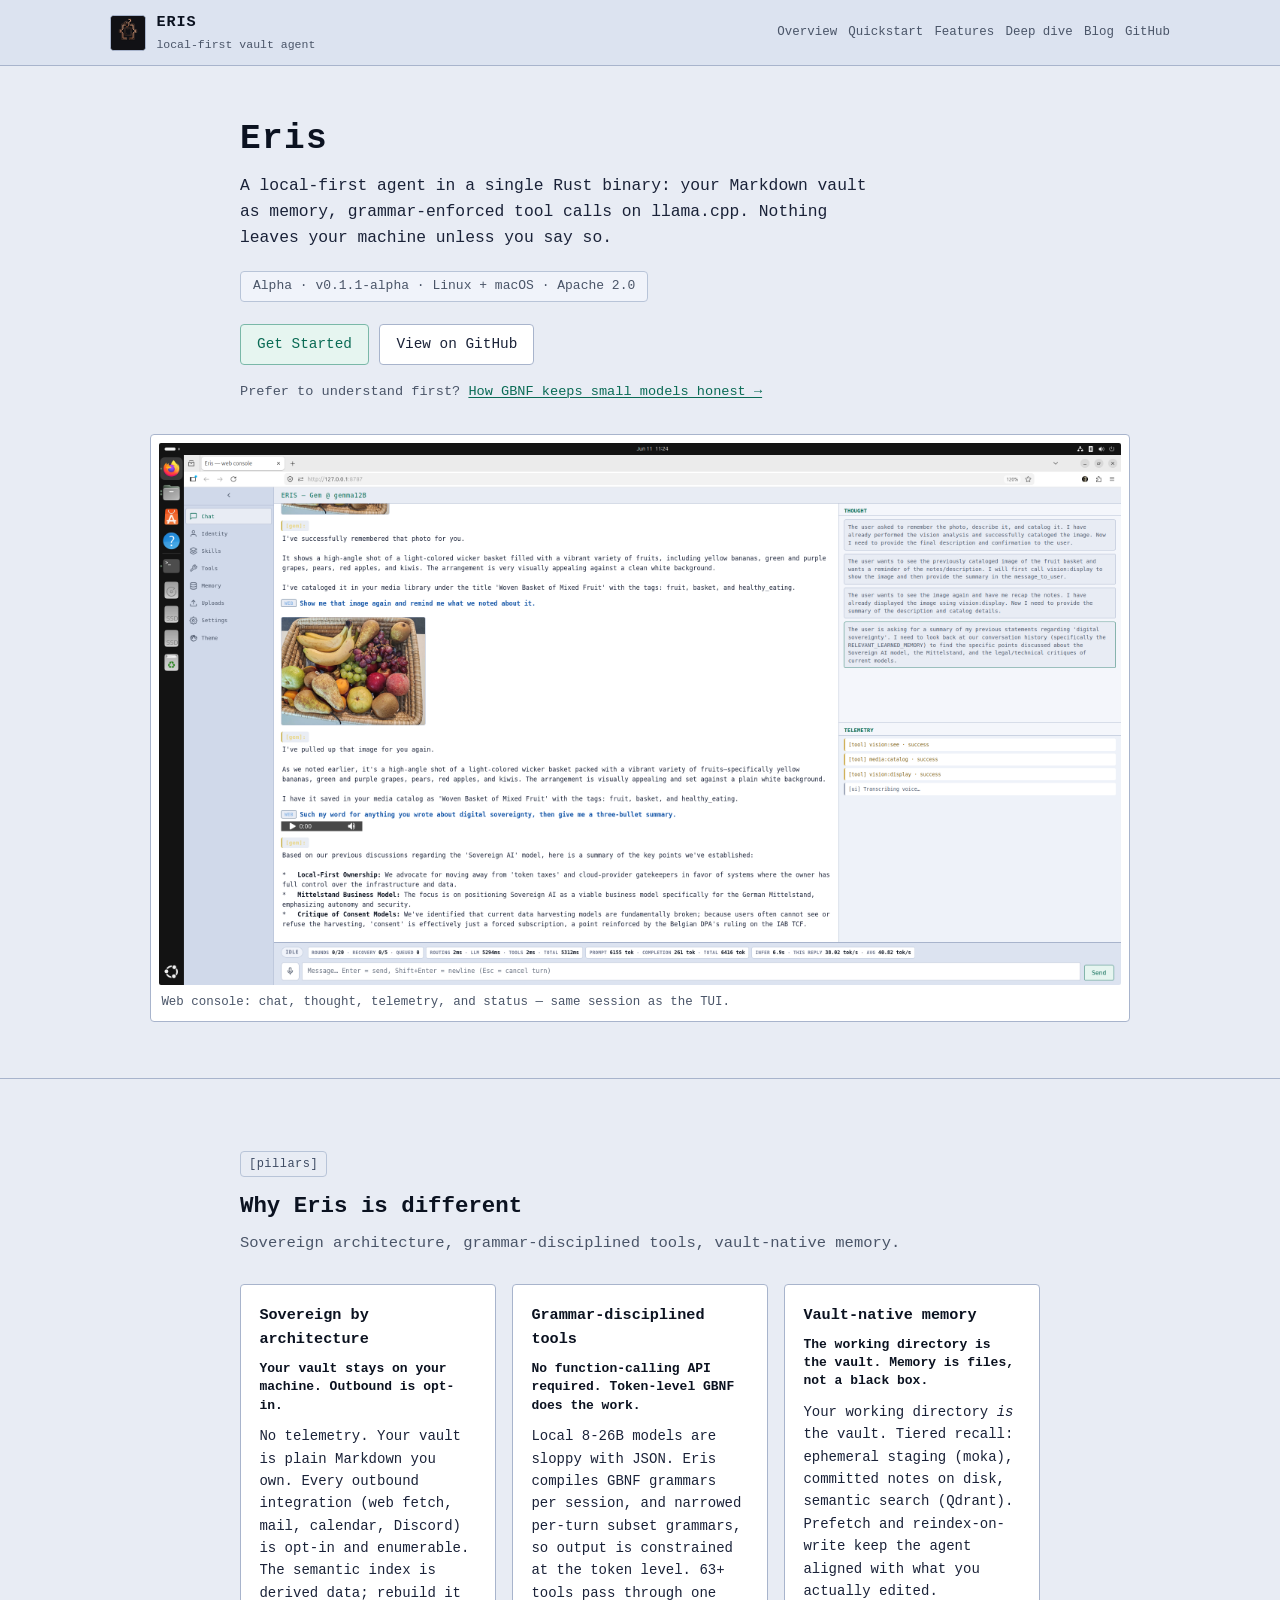
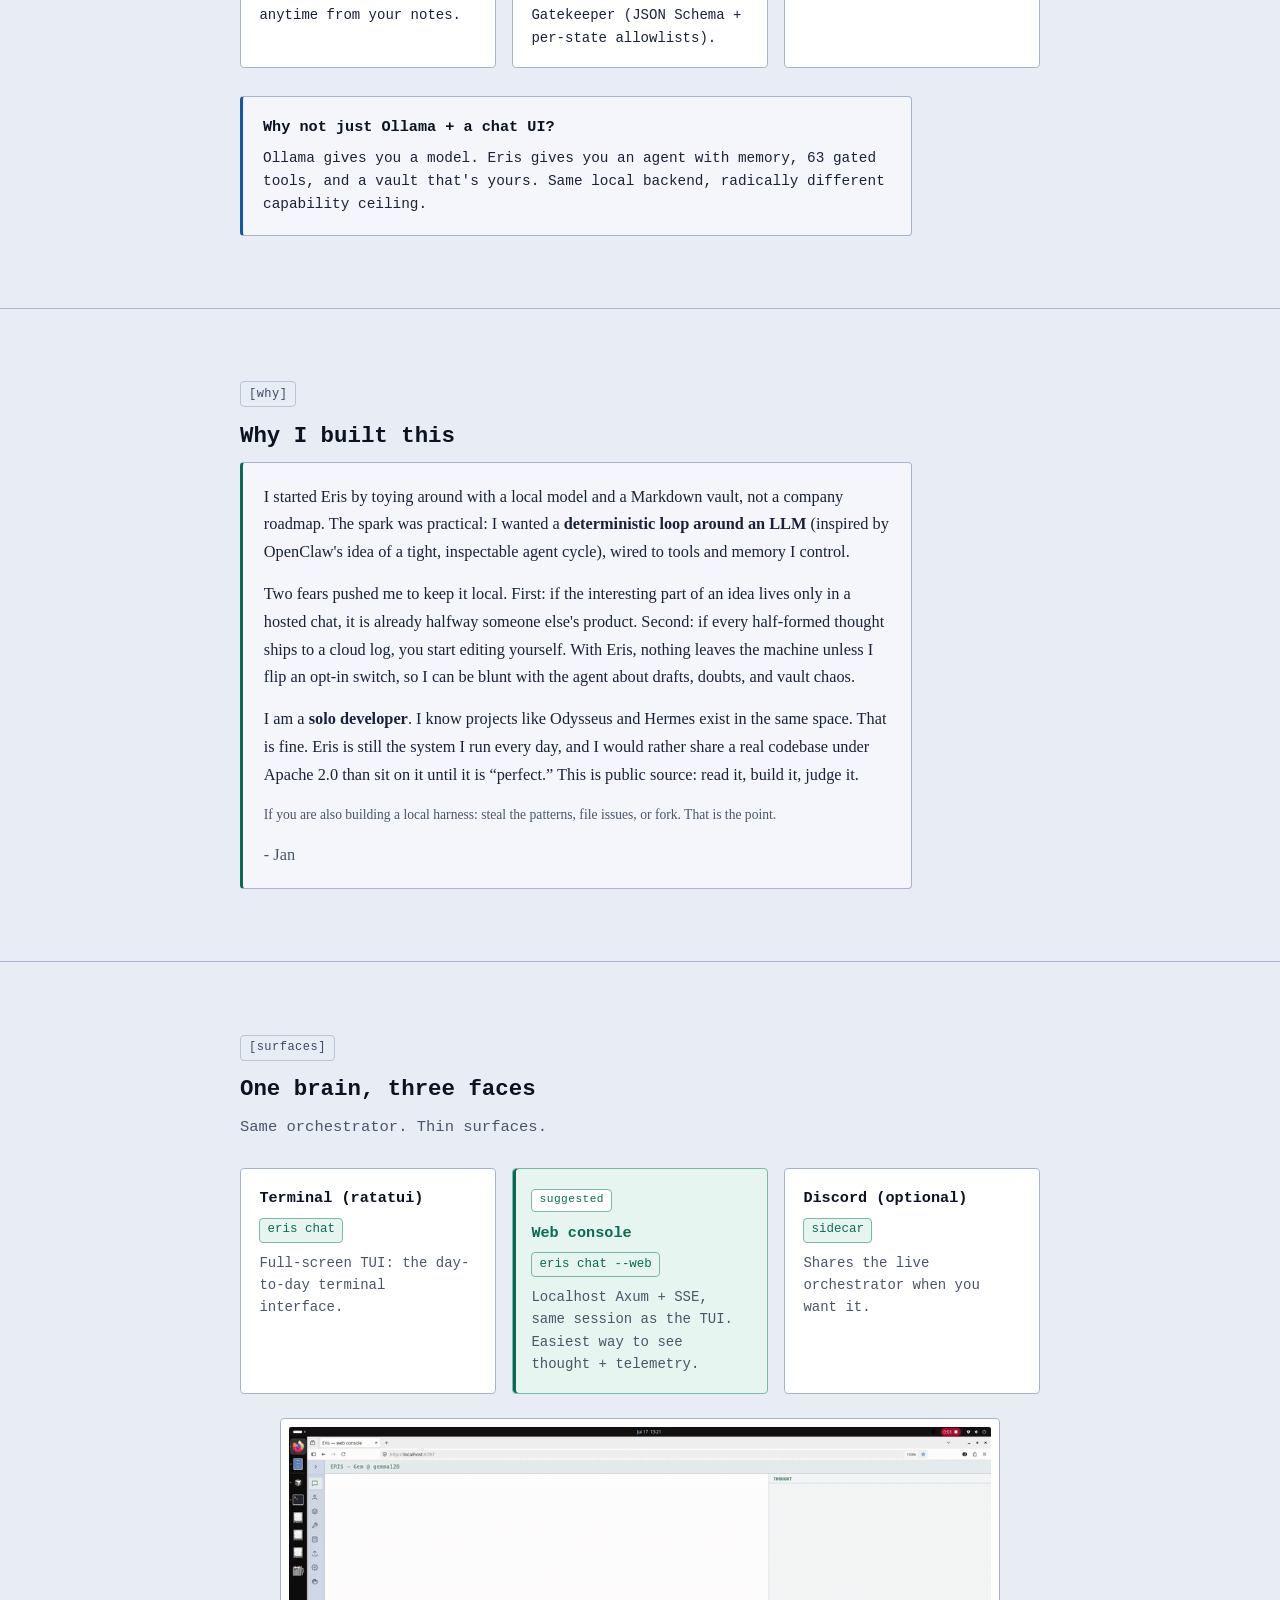
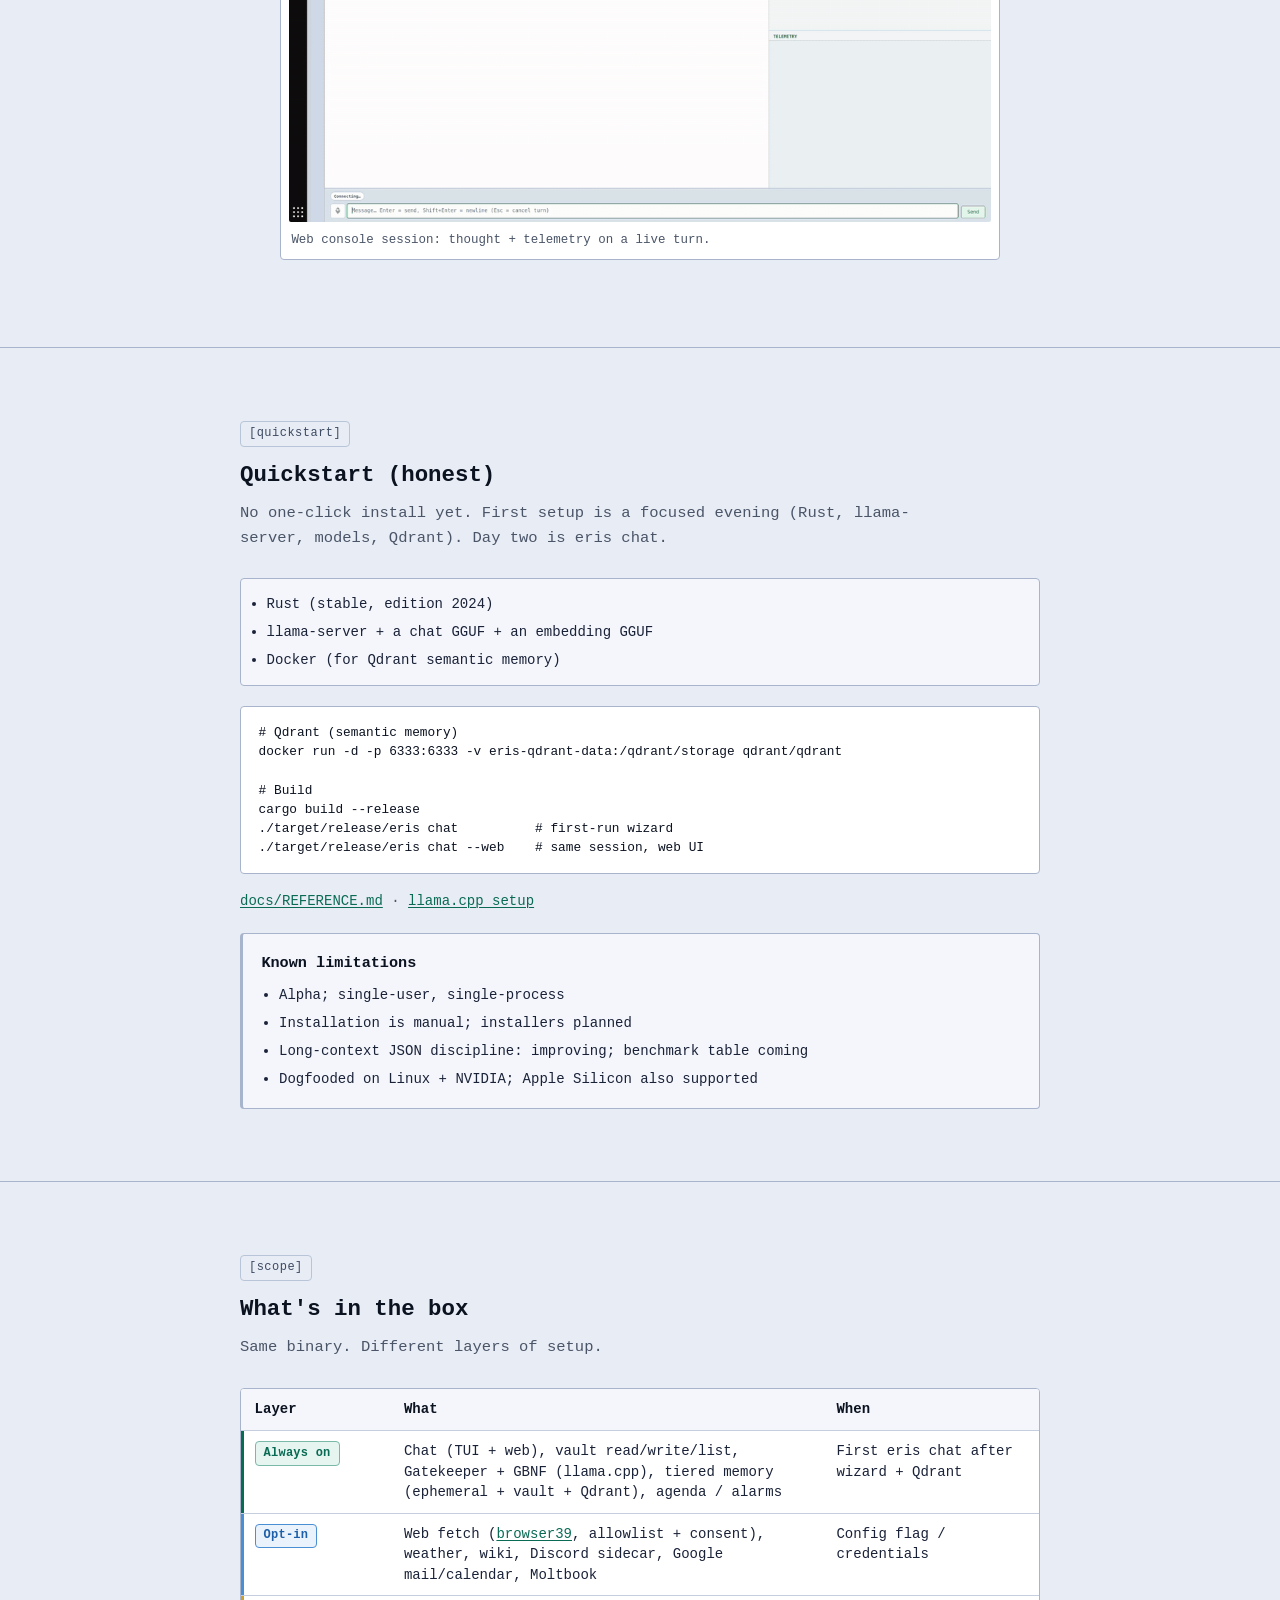
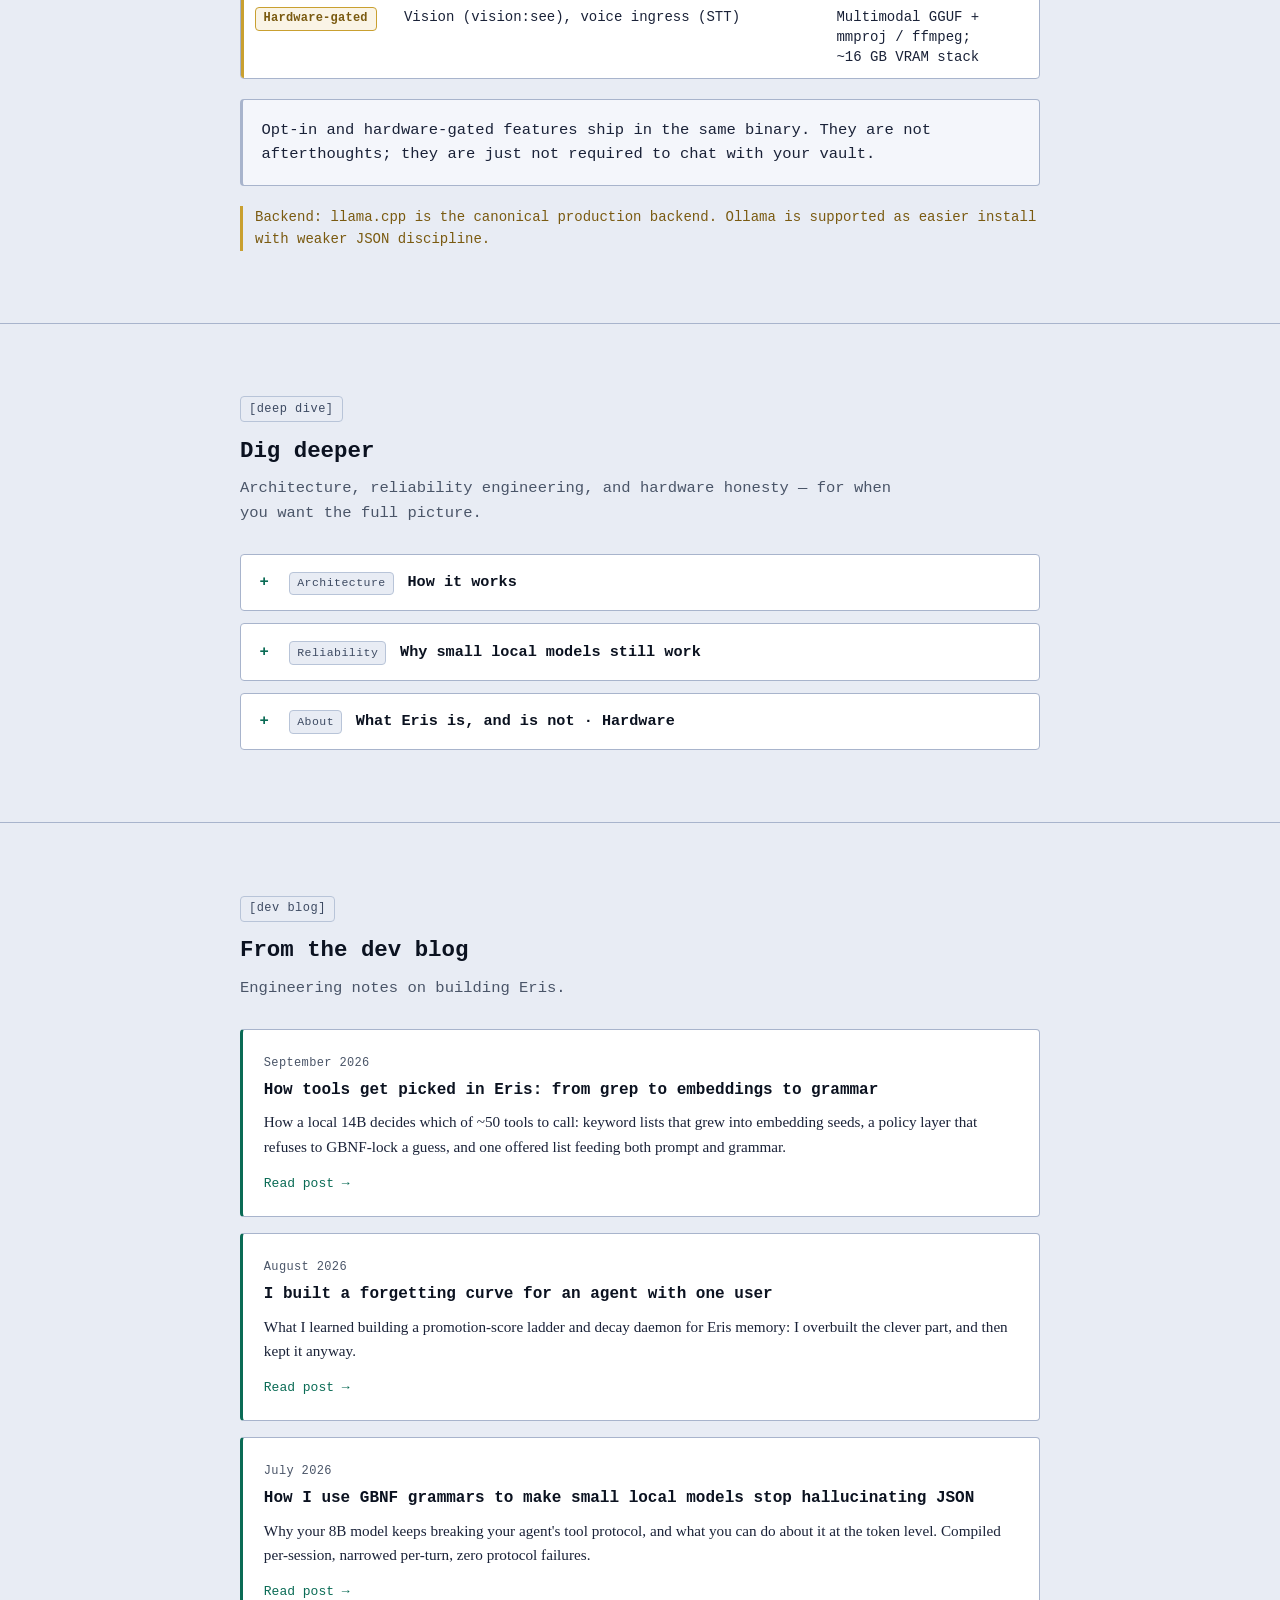
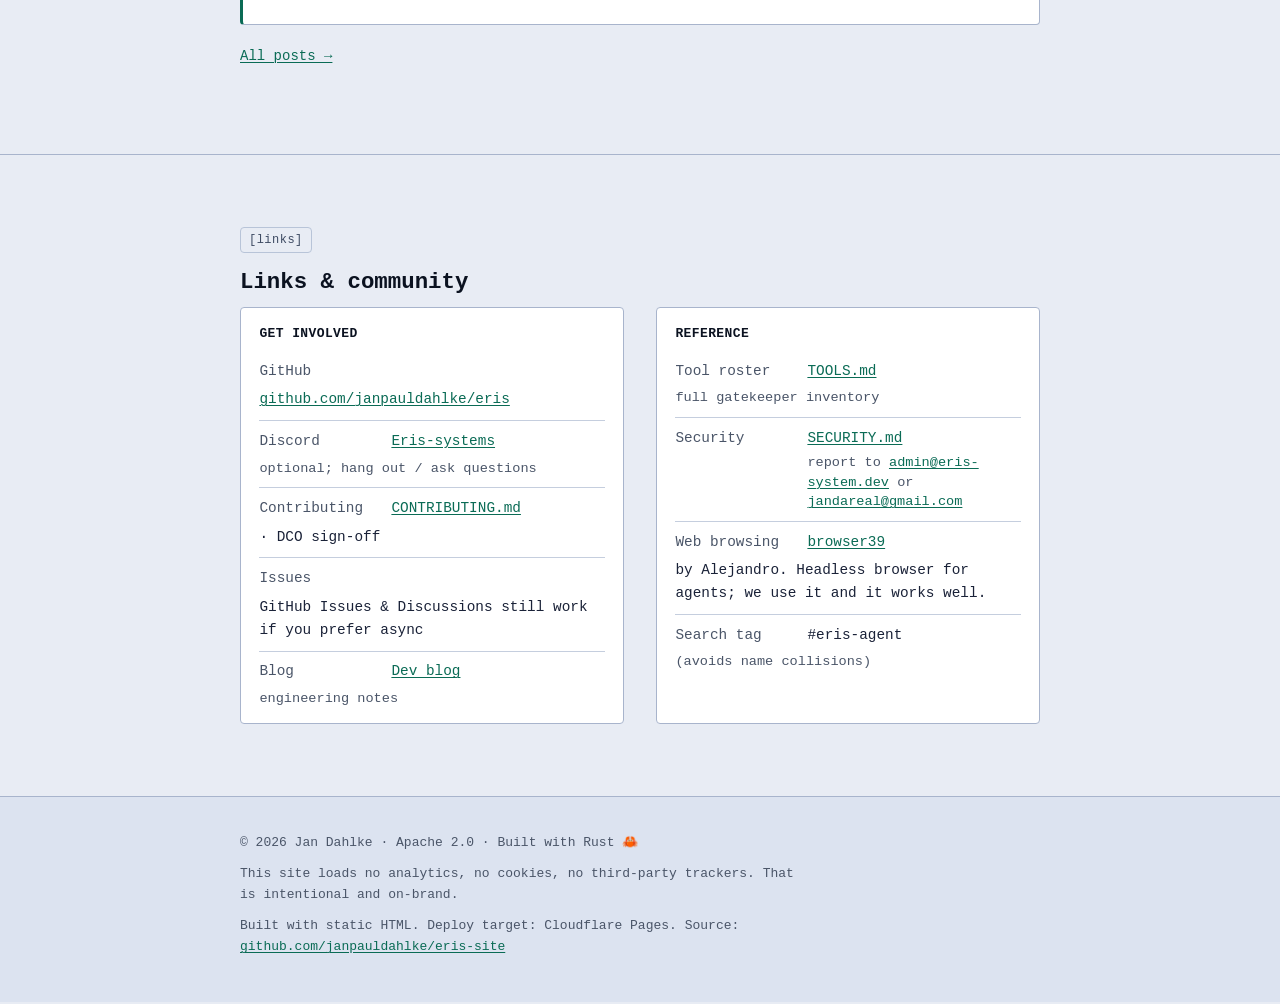
<file: index.html>
<!DOCTYPE html>
<html lang="en">

<head>
  <meta charset="utf-8" />
  <meta name="viewport" content="width=device-width, initial-scale=1" />
  <title>Eris: local-first agent for your Markdown vault</title>
  <meta name="description"
    content="Eris is a local-first agent in Rust: Obsidian-compatible vault as memory, GBNF-enforced tool calls on llama.cpp. Nothing leaves your machine unless you say so." />
  <meta name="keywords" content="eris-agent, local LLM, llama.cpp, GBNF, Obsidian, Rust, sovereign AI" />
  <link rel="canonical" href="https://eris-system.dev/" />

  <meta property="og:title" content="Eris: local-first vault agent" />
  <meta property="og:description" content="Grammar-enforced tools. Markdown vault as memory. Single Rust binary." />
  <meta property="og:url" content="https://eris-system.dev/" />
  <meta property="og:image" content="https://eris-system.dev/assets/og-image.png" />
  <meta property="og:type" content="website" />
  <meta name="twitter:card" content="summary_large_image" />

  <link rel="icon" href="assets/favicon.svg" type="image/svg+xml" />
  <link rel="apple-touch-icon" href="assets/eris_logo.png" />
  <link rel="stylesheet" href="css/theme.css" />

  <script type="application/ld+json">
  {
    "@context": "https://schema.org",
    "@type": "SoftwareSourceCode",
    "name": "Eris",
    "alternateName": "eris-agent",
    "description": "Local-first agent: Markdown vault as memory, GBNF-enforced tool calls on llama.cpp.",
    "codeRepository": "https://github.com/janpauldahlke/eris",
    "programmingLanguage": "Rust",
    "license": "https://www.apache.org/licenses/LICENSE-2.0",
    "author": { "@type": "Person", "name": "Jan Paul Dahlke" }
  }
  </script>
</head>

<body>
  <header class="site-header">
    <div class="site-header__inner">
      <a class="brand" href="#top">
        <img class="brand__mark" src="assets/eris_logo.svg" width="36" height="36" alt="" />
        <span class="brand__text">
          <span class="brand__name">ERIS</span>
          <span class="brand__tag">local-first vault agent</span>
        </span>
      </a>
      <nav class="nav" aria-label="Primary">
        <a href="#pillars">Overview</a>
        <a href="#quickstart">Quickstart</a>
        <a href="#scope">Features</a>
        <a href="#deeper">Deep dive</a>
        <a href="blog/">Blog</a>
        <a href="https://github.com/janpauldahlke/eris">GitHub</a>
      </nav>
    </div>
  </header>

  <main id="top">
    <!-- 1. Hero -->
    <section class="hero" aria-labelledby="hero-title">
      <div class="wrap">
        <div class="hero__copy">
          <h1 id="hero-title">Eris</h1>
          <p class="hero__pitch">
            A local-first agent in a single Rust binary: your Markdown vault as memory,
            grammar-enforced tool calls on llama.cpp.
            Nothing leaves your machine unless you say so.
          </p>
          <div class="hero__meta">
            <span class="status-pill">Alpha · v0.1.1-alpha · Linux + macOS · Apache 2.0</span>
          </div>
          <div class="cta-row">
            <a class="btn-primary" href="#quickstart">Get Started</a>
            <a class="btn-secondary" href="https://github.com/janpauldahlke/eris">View on GitHub</a>
          </div>
          <p class="hero__alt">
            Prefer to understand first?
            <a href="blog/gbnf-grammars.html">How GBNF keeps small models honest &rarr;</a>
          </p>
        </div>
      </div>
      <div class="wrap wrap--wide hero__media-wrap">
        <figure class="screenshot-frame hero__media">
          <img src="assets/web-console-light_1.png" width="1024" height="576"
            alt="Eris web console: chat, thought panel, telemetry, and status metrics." />
          <figcaption>
            Web console: chat, thought, telemetry, and status — same session as the TUI.
          </figcaption>
        </figure>
      </div>
    </section>

    <!-- 2. Pillars -->
    <section class="section" id="pillars" aria-labelledby="pillars-title">
      <div class="wrap">
        <span class="section__label">[pillars]</span>
        <h2 id="pillars-title">Why Eris is different</h2>
        <p class="section__lede">Sovereign architecture, grammar-disciplined tools, vault-native memory.</p>
        <div class="grid-3">
          <article class="panel">
            <h3>Sovereign by architecture</h3>
            <p class="panel__summary">Your vault stays on your machine. Outbound is opt-in.</p>
            <p>
              No telemetry. Your vault is plain Markdown you own. Every outbound integration
              (web fetch, mail, calendar, Discord) is opt-in and enumerable. The semantic index
              is derived data; rebuild it anytime from your notes.
            </p>
          </article>
          <article class="panel">
            <h3>Grammar-disciplined tools</h3>
            <p class="panel__summary">No function-calling API required. Token-level GBNF does the work.</p>
            <p>
              Local 8-26B models are sloppy with JSON. Eris compiles GBNF grammars per session,
              and narrowed per-turn subset grammars, so output is constrained at the token level.
              63+ tools pass through one Gatekeeper (JSON Schema + per-state allowlists).
            </p>
          </article>
          <article class="panel">
            <h3>Vault-native memory</h3>
            <p class="panel__summary">The working directory is the vault. Memory is files, not a black box.</p>
            <p>
              Your working directory <em>is</em> the vault. Tiered recall: ephemeral staging (moka),
              committed notes on disk, semantic search (Qdrant). Prefetch and reindex-on-write keep
              the agent aligned with what you actually edited.
            </p>
          </article>
        </div>

        <aside class="compare-callout" aria-label="Why not just Ollama">
          <h3>Why not just Ollama + a chat UI?</h3>
          <p>
            Ollama gives you a model. Eris gives you an agent with memory, 63 gated tools,
            and a vault that's yours. Same local backend, radically different capability ceiling.
          </p>
        </aside>
      </div>
    </section>

    <!-- 3. Why I built this (trust signal, early) -->
    <section class="section" id="why" aria-labelledby="why-title">
      <div class="wrap">
        <span class="section__label">[why]</span>
        <h2 id="why-title">Why I built this</h2>
        <div class="why-box prose">
          <p>
            I started Eris by toying around with a local model and a Markdown vault, not a company roadmap.
            The spark was practical: I wanted a <strong>deterministic loop around an LLM</strong>
            (inspired by OpenClaw's idea of a tight, inspectable agent cycle), wired to tools and memory I control.
          </p>
          <p>
            Two fears pushed me to keep it local. First: if the interesting part of an idea lives only in a
            hosted chat, it is already halfway someone else's product. Second: if every half-formed thought
            ships to a cloud log, you start editing yourself. With Eris, nothing leaves the machine unless
            I flip an opt-in switch, so I can be blunt with the agent about drafts, doubts, and vault chaos.
          </p>
          <p>
            I am a <strong>solo developer</strong>. I know projects like Odysseus and Hermes exist in the same space.
            That is fine. Eris is still the system I run every day, and I would rather share a real codebase
            under Apache 2.0 than sit on it until it is “perfect.” This is public source: read it, build it, judge it.
          </p>
          <p class="why-box__close">
            If you are also building a local harness: steal the patterns, file issues, or fork. That is the point.
          </p>
          <p class="signoff">- Jan</p>
        </div>
      </div>
    </section>

    <!-- 4. Surfaces -->
    <section class="section" id="faces" aria-labelledby="faces-title">
      <div class="wrap">
        <span class="section__label">[surfaces]</span>
        <h2 id="faces-title">One brain, three faces</h2>
        <p class="section__lede">Same orchestrator. Thin surfaces.</p>
        <div class="grid-3">
          <article class="panel face">
            <h3>Terminal (ratatui)</h3>
            <span class="cmd">eris chat</span>
            <p>Full-screen TUI: the day-to-day terminal interface.</p>
          </article>
          <article class="panel face face--suggested">
            <span class="face__badge">suggested</span>
            <h3>Web console</h3>
            <span class="cmd">eris chat --web</span>
            <p>Localhost Axum + SSE, same session as the TUI. Easiest way to see thought + telemetry.</p>
          </article>
          <article class="panel face">
            <h3>Discord (optional)</h3>
            <span class="cmd">sidecar</span>
            <p>Shares the live orchestrator when you want it.</p>
          </article>
        </div>
        <figure class="screenshot-frame demo-block">
          <img src="assets/demo.gif" width="960" height="540"
            alt="Eris web console session: chat with thought and telemetry panels updating live." />
          <figcaption>Web console session: thought + telemetry on a live turn.</figcaption>
        </figure>
      </div>
    </section>

    <!-- 5. Quickstart -->
    <section class="section" id="quickstart" aria-labelledby="quickstart-title">
      <div class="wrap">
        <span class="section__label">[quickstart]</span>
        <h2 id="quickstart-title">Quickstart (honest)</h2>
        <p class="section__lede">
          No one-click install yet. First setup is a focused evening
          (Rust, llama-server, models, Qdrant). Day two is <code>eris chat</code>.
        </p>

        <ul class="prereq-list" aria-label="Prerequisites">
          <li>Rust (stable, edition 2024)</li>
          <li><code>llama-server</code> + a chat GGUF + an embedding GGUF</li>
          <li>Docker (for Qdrant semantic memory)</li>
        </ul>

        <pre class="code"><code># Qdrant (semantic memory)
docker run -d -p 6333:6333 -v eris-qdrant-data:/qdrant/storage qdrant/qdrant

# Build
cargo build --release
./target/release/eris chat          # first-run wizard
./target/release/eris chat --web    # same session, web UI</code></pre>
        <p class="quickstart-links">
          <a href="https://github.com/janpauldahlke/eris/blob/main/docs/REFERENCE.md">docs/REFERENCE.md</a>
          ·
          <a href="https://github.com/janpauldahlke/eris/blob/main/docs/HOW_TO/LLAMA_CPP_SETUP.md">llama.cpp setup</a>
        </p>
        <aside class="panel panel--thought limitations" aria-label="Known limitations">
          <h3>Known limitations</h3>
          <ul>
            <li>Alpha; single-user, single-process</li>
            <li>Installation is manual; installers planned</li>
            <li>Long-context JSON discipline: improving; benchmark table coming</li>
            <li>Dogfooded on Linux + NVIDIA; Apple Silicon also supported</li>
          </ul>
        </aside>
      </div>
    </section>

    <!-- 6. What's in the box -->
    <section class="section" id="scope" aria-labelledby="scope-title">
      <div class="wrap">
        <span class="section__label">[scope]</span>
        <h2 id="scope-title">What's in the box</h2>
        <p class="section__lede">Same binary. Different layers of setup.</p>
        <div class="table-wrap">
          <table class="tier-table">
            <thead>
              <tr>
                <th scope="col">Layer</th>
                <th scope="col">What</th>
                <th scope="col">When</th>
              </tr>
            </thead>
            <tbody>
              <tr class="tier-row tier-row--always">
                <td><span class="tier-badge tier-badge--always">Always on</span></td>
                <td>Chat (TUI + web), vault read/write/list, Gatekeeper + GBNF (llama.cpp), tiered memory (ephemeral +
                  vault + Qdrant), agenda / alarms</td>
                <td>First <code>eris chat</code> after wizard + Qdrant</td>
              </tr>
              <tr class="tier-row tier-row--optin">
                <td><span class="tier-badge tier-badge--optin">Opt-in</span></td>
                <td>Web fetch (<a href="https://github.com/alejandroqh/browser39">browser39</a>, allowlist + consent),
                  weather, wiki, Discord sidecar, Google mail/calendar, Moltbook</td>
                <td>Config flag / credentials</td>
              </tr>
              <tr class="tier-row tier-row--hardware">
                <td><span class="tier-badge tier-badge--hardware">Hardware-gated</span></td>
                <td>Vision (<code>vision:see</code>), voice ingress (STT)</td>
                <td>Multimodal GGUF + mmproj / ffmpeg; ~16&nbsp;GB VRAM stack</td>
              </tr>
            </tbody>
          </table>
        </div>
        <p class="panel panel--thought" style="margin-top: 1.25rem;">
          Opt-in and hardware-gated features ship in the same binary. They are not afterthoughts;
          they are just not required to chat with your vault.
        </p>
        <p class="feature-line" style="margin-top: 1.25rem;">
          Backend: llama.cpp is the canonical production backend. Ollama is supported as easier install with weaker JSON
          discipline.
        </p>
      </div>
    </section>

    <!-- 7. Dig deeper (architecture, reliability, about) -->
    <section class="section" id="deeper" aria-labelledby="deeper-title">
      <div class="wrap">
        <span class="section__label">[deep dive]</span>
        <h2 id="deeper-title">Dig deeper</h2>
        <p class="section__lede">
          Architecture, reliability engineering, and hardware honesty — for when you want the full picture.
        </p>

        <details class="deep-panel" id="architecture">
          <summary>
            <span class="deep-panel__label">Architecture</span>
            <span class="deep-panel__title">How it works</span>
          </summary>
          <div class="deep-panel__body">
            <p class="section__lede">Tools and memory are first-class, not buried under “orchestrator.”</p>

            <div class="arch-flow" role="img"
              aria-label="Architecture diagram: surfaces to orchestrator to llama.cpp, with gatekeeper tools and memory">
              <div class="arch-flow__row">
                <div class="arch-box">TUI / Web / Discord</div>
                <span class="arch-flow__arrow" aria-hidden="true">→</span>
                <div class="arch-box arch-box--core">Orchestrator<br /><span>+ Recover loop</span></div>
                <span class="arch-flow__arrow" aria-hidden="true">→</span>
                <div class="arch-box">llama.cpp<br /><span>(GBNF)</span></div>
              </div>
              <div class="arch-flow__branch">
                <div class="arch-box arch-box--tools">
                  <strong>Gatekeeper</strong>
                  <span>63+ tools · schema + state</span>
                </div>
                <div class="arch-box arch-box--memory">
                  <strong>Memory</strong>
                  <span>Vault · ephemeral · Qdrant</span>
                </div>
              </div>
            </div>

            <details class="arch-ascii">
              <summary>ASCII diagram</summary>
              <div class="arch-diagram">
                <pre>
┌─────────────┐     ┌──────────────────┐     ┌─────────────┐
│  TUI / Web  │────▶│   Orchestrator   │────▶│ llama.cpp   │
│  / Discord  │◀────│  + Recover loop  │◀────│  (GBNF)     │
└─────────────┘     └────────┬─────────┘     └─────────────┘
                             │
              ┌──────────────┼──────────────┐
              ▼                             ▼
     ┌─────────────────┐          ┌─────────────────┐
     │ Gatekeeper      │          │ Memory          │
     │ → 63+ Tools     │          │ Vault (Markdown)│
     │ (schema+state)  │          │ Ephemeral(moka) │
     └─────────────────┘          │ Qdrant (embed)  │
                                  └─────────────────┘
</pre>
              </div>
            </details>

            <p class="arch-copy">
              Same <code>SessionEvent</code> / <code>UserAction</code> layer across all surfaces.
              On each tool turn: GBNF constrains the JSON envelope → <strong>Gatekeeper</strong>
              checks state allowlist + schema → <strong>tool</strong> runs → failures enter Recover
              with a bounded retry. <strong>Memory</strong> is always in the loop: vault notes on disk,
              ephemeral staging for the session, Qdrant for semantic recall. Surfaces stay thin;
              the orchestrator owns the loop.
            </p>
          </div>
        </details>

        <details class="deep-panel" id="reliability">
          <summary>
            <span class="deep-panel__label">Reliability</span>
            <span class="deep-panel__title">Why small local models still work</span>
          </summary>
          <div class="deep-panel__body">
            <p class="section__lede">
              Recovery, gatekeeping, an extensible tool roster, and Rust: how the harness stays reliable on 8-26B
              models.
            </p>
            <ol class="reliability-list">
              <li class="reliability-item">
                <div class="reliability-item__meta">
                  <span class="reliability-item__num">01</span>
                  <h3>Self-healing recovery</h3>
                </div>
                <p>
                  Small models still drift: wrong tool args, tool I/O faults, incomplete turns.
                  Eris treats those as <strong>recoverable protocol events</strong>, not crashes.
                  A bounded <strong>Recover</strong> loop feeds the model a concrete correction
                  (what failed, what shape is expected) and retries, capped by
                  <code>max_recovery_attempts</code>. Grammar prevents most malformed JSON;
                  recovery catches what remains.
                </p>
              </li>
              <li class="reliability-item">
                <div class="reliability-item__meta">
                  <span class="reliability-item__num">02</span>
                  <h3>Gatekeeper-controlled tools</h3>
                </div>
                <p>
                  Every tool call goes through one gate: <strong>state allowlist</strong>
                  (Chat / Reflect / Idle / Recover each sees a different set) →
                  <strong>arg normalization</strong> (common LLM key mistakes) →
                  <strong>JSON Schema validation</strong> → execute. Operators can enable/disable
                  tool families in config and from the web Tools console.
                </p>
                <p>
                  The gatekeeper is a <em>protocol</em> boundary for the model, not a security
                  sandbox against a malicious local user.
                </p>
              </li>
              <li class="reliability-item">
                <div class="reliability-item__meta">
                  <span class="reliability-item__num">03</span>
                  <h3>A tool roster you can grow</h3>
                </div>
                <p>
                  Out of the box: vault read/write/list, memory stage/commit/query, agenda &amp; alarms,
                  web fetch/search via
                  <a href="https://github.com/alejandroqh/browser39">browser39</a>
                  (allowlist + consent), weather, wiki, system health, plus optional
                  vision, mail/calendar, Discord. New tools are a first-class extension path: implement
                  the <code>Tool</code> trait, register with the gatekeeper, add a descriptor TOML,
                  allowlist by state.
                  See
                  <a
                    href="https://github.com/janpauldahlke/eris/blob/main/docs/HOW_TO/ADDING_A_TOOL.md">ADDING_A_TOOL.md</a>.
                  Full roster:
                  <a href="https://github.com/janpauldahlke/eris/blob/main/docs/TOOLS.md">TOOLS.md</a>.
                </p>
                <p class="tool-roster">
                  <span class="tool-roster__label">examples</span>
                  [tool] vault:write · memory:query · agenda:remind_at · web:fetch · vision:see
                </p>
              </li>
              <li class="reliability-item">
                <div class="reliability-item__meta">
                  <span class="reliability-item__num">04</span>
                  <h3>Rust, on purpose</h3>
                </div>
                <p>
                  One binary. Memory-safe by default: <strong>no <code>unsafe</code></strong>,
                  no panics in production paths (<code>?</code> + <code>FcpError</code>).
                  Actor-model concurrency (<code>mpsc</code>, not shared <code>Mutex</code>) keeps
                  the orchestrator responsive under tool rounds. Fast enough for a full-screen TUI
                  and a localhost web console on the same machine as the model.
                </p>
              </li>
            </ol>
          </div>
        </details>

        <details class="deep-panel" id="about">
          <summary>
            <span class="deep-panel__label">About</span>
            <span class="deep-panel__title">What Eris is, and is not · Hardware</span>
          </summary>
          <div class="deep-panel__body">
            <div class="is-isnot">
              <article class="panel">
                <h3>Is</h3>
                <ul>
                  <li>A <strong>Rust</strong> reference architecture for sovereign local LLM pipelines: actor model,
                    zero
                    <code>unsafe</code>, zero panics in production paths, single binary
                  </li>
                  <li>The most reliable harness for the GGUF you can run locally: grammar + gatekeeper + recovery, not
                    “smarter model”</li>
                  <li>Smarter <em>about your data</em> than anything hosted: lives where your notes live</li>
                  <li>Extensible: add tools without forking the orchestrator</li>
                </ul>
              </article>
              <article class="panel panel--not">
                <h3>Is not</h3>
                <ul>
                  <li>Smarter than hosted frontier models (intelligence ceiling = your local model)</li>
                  <li>A private ChatGPT replacement (wrong comparison; wrong expectations)</li>
                  <li>A security sandbox (gatekeeper = protocol boundary for the LLM, not anti-malware)</li>
                </ul>
              </article>
            </div>

            <h3 class="deep-subhead">Hardware honesty</h3>
            <div class="table-wrap">
              <table>
                <thead>
                  <tr>
                    <th scope="col">Setup</th>
                    <th scope="col">Experience</th>
                  </tr>
                </thead>
                <tbody>
                  <tr>
                    <td>Linux + NVIDIA 16&nbsp;GB VRAM</td>
                    <td>Suggested: Gemma&nbsp;4 12B, ~32k context, vision</td>
                  </tr>
                  <tr>
                    <td>Linux + NVIDIA 8&nbsp;GB+ VRAM</td>
                    <td>Good with GPU layer tuning; smaller quants</td>
                  </tr>
                  <tr>
                    <td>Apple Silicon, 16&nbsp;GB+</td>
                    <td>Good: 7-12B chat + embed, Metal</td>
                  </tr>
                  <tr>
                    <td>Apple Silicon, 32&nbsp;GB+</td>
                    <td>Comfortable: 26B-class, vision mmproj</td>
                  </tr>
                  <tr>
                    <td>CPU-only</td>
                    <td>Runs; small quants only; slow</td>
                  </tr>
                </tbody>
              </table>
            </div>
            <figure class="screenshot-frame" style="margin-top: 1.25rem;">
              <img src="assets/gpu_metrics.png" width="937" height="540"
                alt="nvidia-smi showing llama-server using about 13 GB VRAM on an RTX 4080." />
              <figcaption>
                Suggested stack on ~16&nbsp;GB VRAM: <strong>Gemma&nbsp;4 12B</strong> via
                <code>llama-server</code> (shown: RTX&nbsp;4080, ~13&nbsp;GB loaded).
                Comfortable for ~32k context with headroom for vision.
              </figcaption>
            </figure>

            <aside class="senses" aria-label="Local vision and speech">
              <span class="section__label">[senses]</span>
              <h3>Local can see and hear now</h3>
              <p class="senses__lede">
                Models keep getting better, and the weights you can run at home caught up.
                Vision and speech are no longer cloud-only tricks.
              </p>
              <ul class="senses__list">
                <li>
                  <span class="senses__tag">[vision]</span>
                  <span><code>vision:see</code> on a multimodal GGUF: images from your vault, same gated tool
                    path.</span>
                </li>
                <li>
                  <span class="senses__tag">[listen]</span>
                  <span>Speech-to-text ingress: talk into the session without shipping audio off-machine.</span>
                </li>
                <li>
                  <span class="senses__tag">[stack]</span>
                  <span>Gemma&nbsp;4 12B on 16&nbsp;GB VRAM is the sweet spot we run: chat + ~32k context + vision
                    headroom.</span>
                </li>
              </ul>
              <p class="senses__note">
                Vision and voice are hardware-gated: same binary, need the right GGUF stack.
                Chat, vault, memory, and the tool protocol are always on.
              </p>
            </aside>
          </div>
        </details>
      </div>
    </section>

    <!-- 8. Dev blog -->
    <section class="section" id="blog" aria-labelledby="blog-title">
      <div class="wrap">
        <span class="section__label">[dev blog]</span>
        <h2 id="blog-title">From the dev blog</h2>
        <p class="section__lede">Engineering notes on building Eris.</p>
        <div class="blog-list">
          <a href="blog/tool-routing.html" class="blog-card">
            <span class="blog-card__date">September 2026</span>
            <h3 class="blog-card__title">How tools get picked in Eris: from grep to embeddings to grammar</h3>
            <p class="blog-card__excerpt prose">
              How a local 14B decides which of ~50 tools to call: keyword lists that grew into embedding seeds, a policy
              layer that refuses to GBNF-lock a guess, and one offered list feeding both prompt and grammar.
            </p>
            <span class="blog-card__read">Read post &rarr;</span>
          </a>
          <a href="blog/forgetting-curve.html" class="blog-card">
            <span class="blog-card__date">August 2026</span>
            <h3 class="blog-card__title">I built a forgetting curve for an agent with one user</h3>
            <p class="blog-card__excerpt prose">
              What I learned building a promotion-score ladder and decay daemon for Eris memory: I overbuilt the clever
              part, and then kept it anyway.
            </p>
            <span class="blog-card__read">Read post &rarr;</span>
          </a>
          <a href="blog/gbnf-grammars.html" class="blog-card">
            <span class="blog-card__date">July 2026</span>
            <h3 class="blog-card__title">How I use GBNF grammars to make small local models stop hallucinating JSON</h3>
            <p class="blog-card__excerpt prose">
              Why your 8B model keeps breaking your agent's tool protocol, and what you can do about it at the token
              level. Compiled per-session, narrowed per-turn, zero protocol failures.
            </p>
            <span class="blog-card__read">Read post &rarr;</span>
          </a>
        </div>
        <p style="margin-top: 1.25rem; font-size: 0.875rem;">
          <a href="blog/">All posts &rarr;</a>
        </p>
      </div>
    </section>

    <!-- 9. Links -->
    <section class="section" id="links" aria-labelledby="links-title">
      <div class="wrap">
        <span class="section__label">[links]</span>
        <h2 id="links-title">Links &amp; community</h2>

        <div class="link-groups">
          <div class="link-group">
            <h3 class="link-group__title">Get involved</h3>
            <ul class="link-list">
              <li>
                <span class="key">GitHub</span>
                <a href="https://github.com/janpauldahlke/eris">github.com/janpauldahlke/eris</a>
              </li>
              <li>
                <span class="key">Discord</span>
                <a href="https://discord.gg/6ReAymfjY">Eris-systems</a>
                <span class="link-note">optional; hang out / ask questions</span>
              </li>
              <li>
                <span class="key">Contributing</span>
                <a href="https://github.com/janpauldahlke/eris/blob/main/CONTRIBUTING.md">CONTRIBUTING.md</a>
                · DCO sign-off
              </li>
              <li>
                <span class="key">Issues</span>
                <span>GitHub Issues &amp; Discussions still work if you prefer async</span>
              </li>
              <li>
                <span class="key">Blog</span>
                <a href="blog/">Dev blog</a>
                <span class="link-note">engineering notes</span>
              </li>
            </ul>
          </div>
          <div class="link-group">
            <h3 class="link-group__title">Reference</h3>
            <ul class="link-list">
              <li>
                <span class="key">Tool roster</span>
                <a href="https://github.com/janpauldahlke/eris/blob/main/docs/TOOLS.md">TOOLS.md</a>
                <span class="link-note">full gatekeeper inventory</span>
              </li>
              <li>
                <span class="key">Security</span>
                <span class="link-value">
                  <a href="https://github.com/janpauldahlke/eris/blob/main/SECURITY.md">SECURITY.md</a>
                  <span class="link-note">report to
                    <a href="mailto:admin@eris-system.dev">admin@eris-system.dev</a>
                    or
                    <a href="mailto:jandareal@gmail.com">jandareal@gmail.com</a>
                  </span>
                </span>
              </li>
              <li>
                <span class="key">Web browsing</span>
                <a href="https://github.com/alejandroqh/browser39">browser39</a>
                <span>by Alejandro. Headless browser for agents; we use it and it works well.</span>
              </li>
              <li>
                <span class="key">Search tag</span>
                <code>#eris-agent</code>
                <span class="link-note">(avoids name collisions)</span>
              </li>
            </ul>
          </div>
        </div>
      </div>
    </section>
  </main>

  <footer class="site-footer">
    <div class="wrap">
      <p>© 2026 Jan Dahlke · Apache 2.0 · Built with Rust 🦀</p>
      <p>
        This site loads no analytics, no cookies, no third-party trackers.
        That is intentional and on-brand.
      </p>
      <p>
        Built with static HTML. Deploy target: Cloudflare Pages.
        Source:
        <a href="https://github.com/janpauldahlke/eris-site">github.com/janpauldahlke/eris-site</a>
      </p>
    </div>
  </footer>
  <script>
    (function () {
      function openFromHash() {
        var id = location.hash.slice(1);
        if (!id) return;
        var el = document.getElementById(id);
        if (el && el.tagName === "DETAILS") {
          el.open = true;
          el.scrollIntoView({ block: "start" });
        }
      }
      openFromHash();
      window.addEventListener("hashchange", openFromHash);
    })();
  </script>
</body>

</html>
</file>
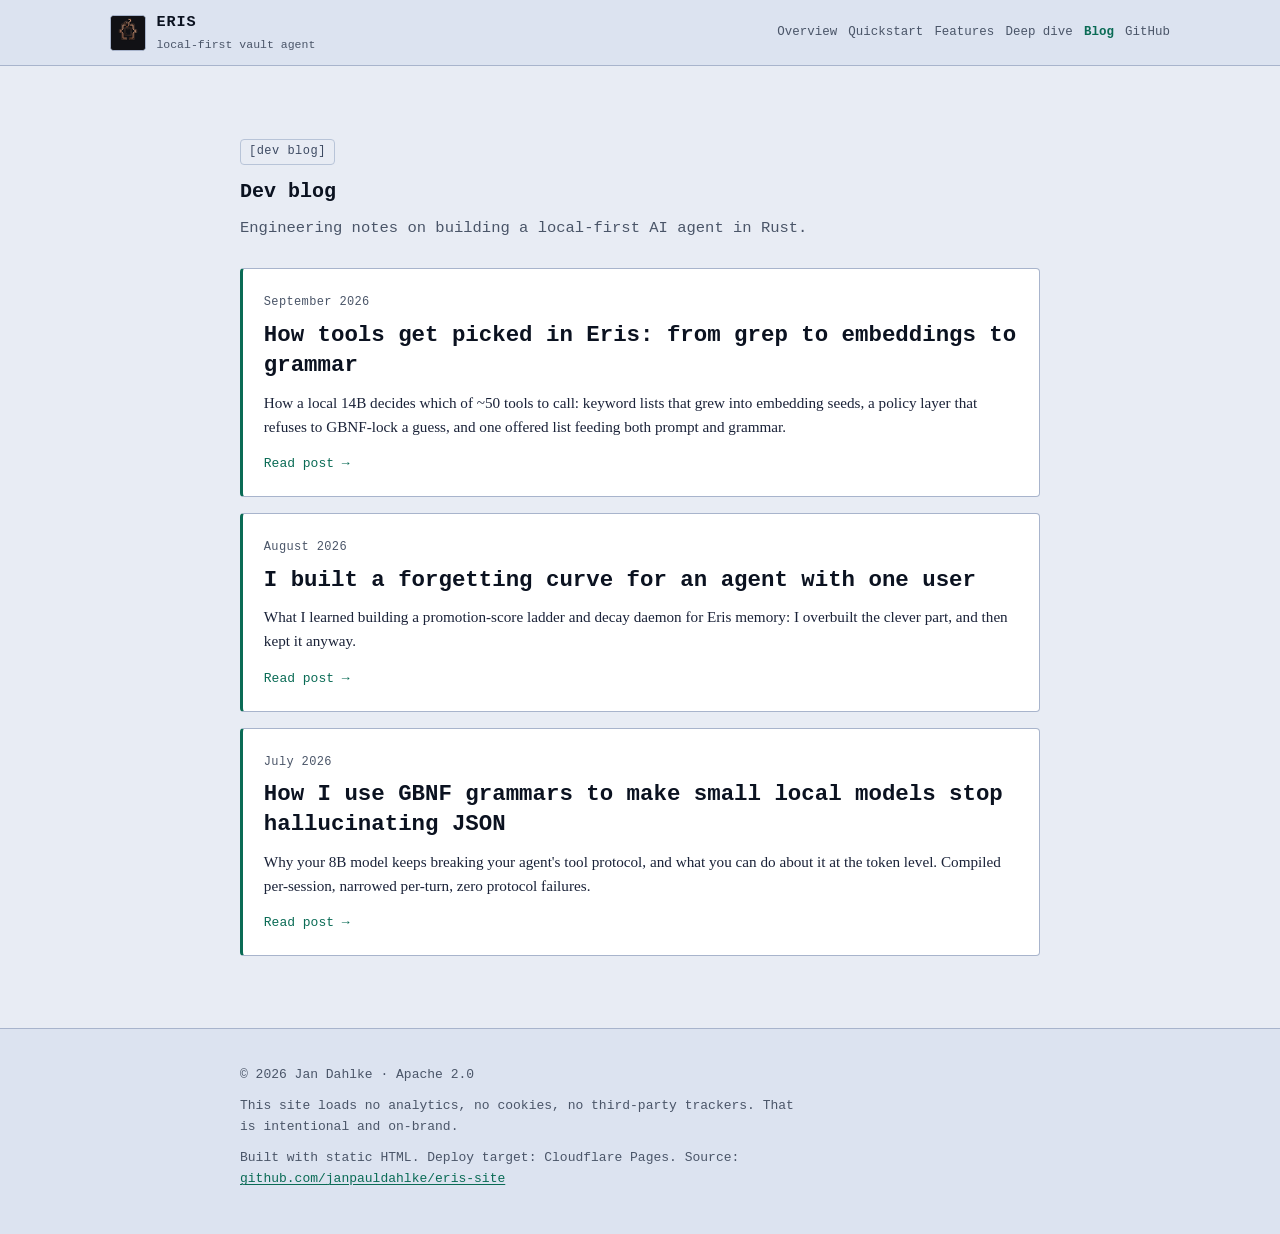
<file: blog/index.html>
<!DOCTYPE html>
<html lang="en">

<head>
  <meta charset="utf-8" />
  <meta name="viewport" content="width=device-width, initial-scale=1" />
  <title>Dev blog — Eris</title>
  <meta name="description" content="Engineering notes on building a local-first AI agent in Rust." />
  <link rel="canonical" href="https://eris-system.dev/blog/" />

  <meta property="og:title" content="Eris dev blog" />
  <meta property="og:description" content="Engineering notes on building a local-first AI agent in Rust." />
  <meta property="og:url" content="https://eris-system.dev/blog/" />
  <meta property="og:image" content="https://eris-system.dev/assets/og-image.png" />
  <meta property="og:type" content="website" />
  <meta name="twitter:card" content="summary_large_image" />

  <link rel="icon" href="../assets/favicon.svg" type="image/svg+xml" />
  <link rel="apple-touch-icon" href="../assets/eris_logo.png" />
  <link rel="stylesheet" href="../css/theme.css" />
</head>

<body>
  <header class="site-header">
    <div class="site-header__inner">
      <a class="brand" href="../index.html">
        <img class="brand__mark" src="../assets/eris_logo.svg" width="36" height="36" alt="" />
        <span class="brand__text">
          <span class="brand__name">ERIS</span>
          <span class="brand__tag">local-first vault agent</span>
        </span>
      </a>
      <nav class="nav" aria-label="Primary">
        <a href="../index.html#pillars">Overview</a>
        <a href="../index.html#quickstart">Quickstart</a>
        <a href="../index.html#scope">Features</a>
        <a href="../index.html#deeper">Deep dive</a>
        <a href="../blog/" class="nav--active">Blog</a>
        <a href="https://github.com/janpauldahlke/eris">GitHub</a>
      </nav>
    </div>
  </header>

  <main>
    <section class="section" style="border-top: none;">
      <div class="wrap">
        <span class="section__label">[dev blog]</span>
        <h1 style="margin: 0 0 0.65rem; font-size: 1.25rem; font-weight: 600; color: var(--text-strong); line-height: 1.35;">
          Dev blog
        </h1>
        <p class="section__lede">Engineering notes on building a local-first AI agent in Rust.</p>

        <div class="blog-list">
          <a href="tool-routing.html" class="blog-card">
            <span class="blog-card__date">September 2026</span>
            <h2 class="blog-card__title">How tools get picked in Eris: from grep to embeddings to grammar</h2>
            <p class="blog-card__excerpt">
              How a local 14B decides which of ~50 tools to call: keyword lists that grew into embedding seeds, a policy
              layer that refuses to GBNF-lock a guess, and one offered list feeding both prompt and grammar.
            </p>
            <span class="blog-card__read">Read post &rarr;</span>
          </a>
          <a href="forgetting-curve.html" class="blog-card">
            <span class="blog-card__date">August 2026</span>
            <h2 class="blog-card__title">I built a forgetting curve for an agent with one user</h2>
            <p class="blog-card__excerpt">
              What I learned building a promotion-score ladder and decay daemon for Eris memory: I overbuilt the clever
              part, and then kept it anyway.
            </p>
            <span class="blog-card__read">Read post &rarr;</span>
          </a>
          <a href="gbnf-grammars.html" class="blog-card">
            <span class="blog-card__date">July 2026</span>
            <h2 class="blog-card__title">How I use GBNF grammars to make small local models stop hallucinating JSON</h2>
            <p class="blog-card__excerpt">
              Why your 8B model keeps breaking your agent's tool protocol, and what you can do about it at the token
              level. Compiled per-session, narrowed per-turn, zero protocol failures.
            </p>
            <span class="blog-card__read">Read post &rarr;</span>
          </a>
        </div>
      </div>
    </section>
  </main>

  <footer class="site-footer">
    <div class="wrap">
      <p>&copy; 2026 Jan Dahlke &middot; Apache 2.0</p>
      <p>
        This site loads no analytics, no cookies, no third-party trackers.
        That is intentional and on-brand.
      </p>
      <p>
        Built with static HTML. Deploy target: Cloudflare Pages.
        Source:
        <a href="https://github.com/janpauldahlke/eris-site">github.com/janpauldahlke/eris-site</a>
      </p>
    </div>
  </footer>
</body>

</html>
</file>
<file: css/theme.css>
/* Eris landing: matches web console light theme */

:root {
  /* Surfaces */
  --bg: #e8ecf4;
  --panel: #ffffff;
  --footer-bg: #dce3f0;
  --rail-bg: #d0d9ea;
  --thought-bg: #f4f6fb;
  --chip-bg: #e8ecf4;
  --telemetry-bg: #eef2f9;
  --input-bg: #ffffff;

  /* Text */
  --text: #1a2238;
  --text-strong: #0b1220;
  --muted: #4a5568;
  --assistant-text: #1a2238;
  --telemetry-text: #3d4a62;

  /* Borders */
  --border: #a8b4cc;
  --telemetry-line-border: #c5cede;
  --status-chip-border: #b8c4d8;

  /* Brand / interactive */
  --accent: #0a6b55;
  --user: #1456a8;
  --btn-submit-bg: #e6f5f0;
  --btn-submit-hover: #d0ebe3;

  /* Semantic / telemetry */
  --tool-activity: #9a6b00;
  --tel-tool-color: #7a5a10;
  --tel-tool-border: #c9a030;
  --tel-sys-color: #1d5fa8;
  --tel-sys-border: #4a8fd4;
  --tel-fcp-color: #0a6b55;
  --system-msg: #8a6b20;

  /* Status pills */
  --state-idle: #6a738c;
  --state-chat: #0a6b55;
  --status-pill-idle-bg: #f0f3fa;
  --status-pill-idle-border: #b8c4d8;
  --status-pill-chat-bg: #e6f5f0;
  --status-pill-chat-border: #7ab8a8;

  /* Code */
  --markdown-code-bg: #e8ecf4;
  --markdown-code-border: #b8c4d8;

  --content: 840px;
  --hero-media: 1100px;
  --radius: 4px;
  --font: ui-monospace, SFMono-Regular, Menlo, Monaco, Consolas, "Liberation Mono", monospace;
  --font-prose: "Iowan Old Style", "Palatino Linotype", Palatino, "Book Antiqua", Georgia, serif;
}

*,
*::before,
*::after {
  box-sizing: border-box;
}

html {
  scroll-behavior: smooth;
  scroll-padding-top: 4.5rem;
}

body {
  margin: 0;
  font-family: var(--font);
  font-size: 15.5px;
  line-height: 1.6;
  color: var(--text);
  background: var(--bg);
  -webkit-font-smoothing: antialiased;
}

img {
  max-width: 100%;
  height: auto;
}

a {
  color: var(--accent);
  text-decoration-thickness: 1px;
  text-underline-offset: 0.15em;
}

a:hover {
  color: var(--text-strong);
}

a:focus-visible,
button:focus-visible {
  outline: 2px solid var(--user);
  outline-offset: 2px;
}

/* --- Header --- */

.site-header {
  position: sticky;
  top: 0;
  z-index: 40;
  background: var(--footer-bg);
  border-bottom: 1px solid var(--border);
}

.site-header__inner {
  max-width: var(--hero-media);
  margin: 0 auto;
  padding: 0.65rem 1.25rem;
  display: flex;
  align-items: center;
  justify-content: space-between;
  gap: 1rem;
}

.brand {
  display: flex;
  align-items: center;
  gap: 0.65rem;
  color: inherit;
  text-decoration: none;
  min-width: 0;
}

.brand__mark {
  width: 36px;
  height: 36px;
  border-radius: var(--radius);
  border: 1px solid var(--border);
  flex-shrink: 0;
  background: #111115;
  object-fit: cover;
}

.brand__text {
  display: flex;
  flex-direction: column;
  gap: 0.1rem;
  min-width: 0;
}

.brand__name {
  font-weight: 600;
  font-size: 0.95rem;
  letter-spacing: 0.06em;
  color: var(--text-strong);
}

.brand__tag {
  font-size: 0.72rem;
  color: var(--muted);
  white-space: nowrap;
  overflow: hidden;
  text-overflow: ellipsis;
}

.nav {
  display: flex;
  flex-wrap: wrap;
  justify-content: flex-end;
  gap: 0.45rem 0.7rem;
  font-size: 0.78rem;
}

@media (max-width: 720px) {
  .brand__tag {
    display: none;
  }
}

.nav a {
  color: var(--muted);
  text-decoration: none;
}

.nav a:hover {
  color: var(--accent);
}

/* --- Layout --- */

main {
  display: block;
}

.wrap {
  max-width: var(--content);
  margin: 0 auto;
  padding: 0 1.25rem;
}

.wrap--wide {
  max-width: var(--hero-media);
}

.section {
  padding: 4.5rem 0;
  border-top: 1px solid var(--border);
}

.section:first-of-type {
  border-top: none;
}

.section__label {
  display: inline-block;
  font-size: 0.75rem;
  letter-spacing: 0.04em;
  color: var(--telemetry-text);
  background: var(--chip-bg);
  border: 1px solid var(--status-chip-border);
  border-radius: var(--radius);
  padding: 0.15rem 0.5rem;
  margin-bottom: 0.85rem;
}

.section h2 {
  margin: 0 0 0.65rem;
  font-size: clamp(1.2rem, 2.5vw, 1.4rem);
  font-weight: 600;
  color: var(--text-strong);
  line-height: 1.35;
}

.section__lede {
  margin: 0 0 1.75rem;
  color: var(--muted);
  max-width: 42rem;
}

/* --- Hero --- */

.hero {
  padding: 3.25rem 0 2.5rem;
}

.hero__grid {
  display: grid;
  gap: 2rem;
}

.hero h1 {
  margin: 0 0 0.85rem;
  font-size: clamp(1.85rem, 4vw, 2.15rem);
  font-weight: 600;
  letter-spacing: 0.04em;
  color: var(--text-strong);
  line-height: 1.2;
}

.hero__pitch {
  margin: 0 0 1.25rem;
  font-size: 1.02rem;
  color: var(--text);
  max-width: 40rem;
}

.hero__meta {
  display: flex;
  flex-wrap: wrap;
  align-items: center;
  gap: 0.75rem 1rem;
  margin-bottom: 1.35rem;
}

.hero__alt {
  margin: 1rem 0 0;
  font-size: 0.85rem;
  color: var(--muted);
}

.hero__alt a {
  color: var(--accent);
}

.hero__media-wrap {
  margin-top: 2rem;
}

.status-pill {
  display: inline-block;
  padding: 0.25rem 0.75rem;
  font-size: 0.8125rem;
  background: var(--status-pill-idle-bg);
  border: 1px solid var(--status-pill-idle-border);
  border-radius: var(--radius);
  color: var(--muted);
}

.cta-row {
  display: flex;
  flex-wrap: wrap;
  gap: 0.65rem;
}

.btn-primary {
  display: inline-block;
  background: var(--btn-submit-bg);
  border: 1px solid var(--status-pill-chat-border);
  color: var(--accent);
  padding: 0.5rem 1rem;
  border-radius: var(--radius);
  font-family: inherit;
  font-size: 0.9rem;
  text-decoration: none;
  transition: background 0.15s ease;
}

.btn-primary:hover {
  background: var(--btn-submit-hover);
  color: var(--accent);
}

.btn-secondary {
  display: inline-block;
  background: var(--panel);
  border: 1px solid var(--border);
  color: var(--text);
  padding: 0.5rem 1rem;
  border-radius: var(--radius);
  font-family: inherit;
  font-size: 0.9rem;
  text-decoration: none;
  transition: border-color 0.15s ease, color 0.15s ease;
}

.btn-secondary:hover {
  border-color: var(--accent);
  color: var(--accent);
}

.screenshot-frame {
  background: var(--panel);
  border: 1px solid var(--border);
  border-radius: var(--radius);
  padding: 0.5rem;
}

.screenshot-frame img,
.screenshot-frame video {
  display: block;
  width: 100%;
  height: auto;
  border-radius: 2px;
}

.screenshot-frame figcaption {
  margin: 0.55rem 0.15rem 0.1rem;
  font-size: 0.78rem;
  color: var(--muted);
  line-height: 1.45;
}

/* --- Cards / grids --- */

.grid-3 {
  display: grid;
  gap: 1rem;
  grid-template-columns: 1fr;
}

.grid-2 {
  display: grid;
  gap: 1rem;
  grid-template-columns: 1fr;
}

.grid-4 {
  display: grid;
  gap: 1rem;
  grid-template-columns: 1fr;
  align-items: start;
}

@media (min-width: 640px) {
  .grid-2 {
    grid-template-columns: repeat(2, minmax(0, 1fr));
  }

  .grid-4 {
    grid-template-columns: repeat(2, minmax(0, 1fr));
  }
}

@media (min-width: 880px) {
  .grid-3 {
    grid-template-columns: repeat(3, minmax(0, 1fr));
  }

  .grid-4 {
    grid-template-columns: repeat(2, minmax(0, 1fr));
  }
}

.panel {
  background: var(--panel);
  border: 1px solid var(--border);
  border-radius: var(--radius);
  padding: 1.1rem 1.15rem;
}

.panel h3 {
  margin: 0 0 0.55rem;
  font-size: 0.95rem;
  font-weight: 600;
  color: var(--text-strong);
}

.panel p {
  margin: 0;
  font-size: 0.875rem;
  color: var(--text);
}

.panel p + p {
  margin-top: 0.65rem;
}

.panel__summary {
  margin: 0 0 0.65rem !important;
  font-size: 0.8125rem !important;
  font-weight: 600;
  color: var(--text-strong) !important;
  line-height: 1.4;
}

.compare-callout {
  margin-top: 1.75rem;
  padding: 1.15rem 1.25rem;
  background: var(--thought-bg);
  border: 1px solid var(--border);
  border-left: 3px solid var(--user);
  border-radius: var(--radius);
  max-width: 42rem;
}

.compare-callout h3 {
  margin: 0 0 0.5rem;
  font-size: 0.95rem;
  font-weight: 600;
  color: var(--text-strong);
}

.compare-callout p {
  margin: 0;
  font-size: 0.9rem;
  color: var(--text);
}

.panel--thought {
  background: var(--thought-bg);
  border-left: 3px solid var(--border);
}

/* --- Why (personal) --- */

.why-box {
  background: var(--thought-bg);
  border: 1px solid var(--border);
  border-left: 3px solid var(--accent);
  border-radius: var(--radius);
  padding: 1.25rem 1.3rem;
  max-width: 42rem;
}

.prose {
  font-family: var(--font-prose);
  font-size: 1.05rem;
  line-height: 1.7;
}

.why-box.prose p {
  font-size: 1.02rem;
}

.why-box p {
  margin: 0 0 0.9rem;
  font-size: 0.9rem;
  color: var(--text);
}

.why-box p:last-child {
  margin-bottom: 0;
}

.why-box__close {
  color: var(--muted) !important;
  font-size: 0.85rem !important;
}

.why-box .signoff {
  margin-top: 0.35rem;
  margin-bottom: 0;
  color: var(--muted);
  font-size: 0.85rem;
}

.feature-line {
  font-size: 0.875rem;
  color: var(--tel-tool-color);
  border-left: 3px solid var(--tel-tool-border);
  padding-left: 0.75rem;
  margin: 0.85rem 0 0;
  font-family: var(--font);
}

.tool-roster {
  margin: 1rem 0 0;
  padding: 0.65rem 0.75rem;
  background: var(--telemetry-bg);
  border: 1px solid var(--telemetry-line-border);
  border-radius: var(--radius);
  font-size: 0.78rem;
  color: var(--tel-tool-color);
  overflow-wrap: anywhere;
  white-space: normal;
}

.tool-roster__label {
  display: inline-block;
  margin-right: 0.5rem;
  padding: 0.05rem 0.35rem;
  font-size: 0.7rem;
  letter-spacing: 0.03em;
  color: var(--muted);
  background: var(--panel);
  border: 1px solid var(--telemetry-line-border);
  border-radius: var(--radius);
}

/* --- Reliability stack (not a tile grid) --- */

.reliability-list {
  list-style: none;
  margin: 0;
  padding: 0;
  display: flex;
  flex-direction: column;
  gap: 0.85rem;
}

.reliability-item {
  background: var(--panel);
  border: 1px solid var(--border);
  border-radius: var(--radius);
  padding: 1.1rem 1.2rem;
}

.reliability-item__meta {
  display: flex;
  align-items: baseline;
  gap: 0.75rem;
  margin-bottom: 0.55rem;
}

.reliability-item__num {
  font-size: 0.75rem;
  letter-spacing: 0.04em;
  color: var(--accent);
  background: var(--status-pill-chat-bg);
  border: 1px solid var(--status-pill-chat-border);
  border-radius: var(--radius);
  padding: 0.1rem 0.4rem;
  flex-shrink: 0;
}

.reliability-item h3 {
  margin: 0;
  font-size: 0.95rem;
  font-weight: 600;
  color: var(--text-strong);
}

.reliability-item p {
  margin: 0;
  font-size: 0.875rem;
  color: var(--text);
}

.reliability-item p + p {
  margin-top: 0.65rem;
}

/* --- Faces --- */

.face {
  position: relative;
}

.face h3 {
  margin: 0 0 0.35rem;
  font-size: 0.95rem;
}

.face .cmd {
  display: inline-block;
  font-size: 0.78rem;
  color: var(--tel-fcp-color);
  background: var(--status-pill-chat-bg);
  border: 1px solid var(--status-pill-chat-border);
  border-radius: var(--radius);
  padding: 0.1rem 0.45rem;
  margin-bottom: 0.55rem;
}

.face p {
  margin: 0;
  font-size: 0.875rem;
  color: var(--muted);
}

.face--suggested {
  background: var(--status-pill-chat-bg);
  border-color: var(--status-pill-chat-border);
  box-shadow: inset 3px 0 0 var(--accent);
}

.face__badge {
  display: inline-block;
  margin-bottom: 0.55rem;
  padding: 0.1rem 0.45rem;
  font-size: 0.7rem;
  letter-spacing: 0.04em;
  text-transform: lowercase;
  color: var(--accent);
  background: var(--panel);
  border: 1px solid var(--status-pill-chat-border);
  border-radius: var(--radius);
}

.face--suggested h3 {
  color: var(--accent);
}

.demo-block {
  margin-top: 1.5rem;
}

/* --- Architecture --- */

.arch-flow {
  margin: 0 0 1.25rem;
  padding: 1.25rem 1rem;
  background: var(--panel);
  border: 1px solid var(--border);
  border-radius: var(--radius);
}

.arch-flow__row {
  display: flex;
  flex-wrap: wrap;
  align-items: center;
  justify-content: center;
  gap: 0.5rem 0.65rem;
}

.arch-flow__arrow {
  color: var(--muted);
  font-size: 1rem;
  line-height: 1;
}

.arch-box {
  background: var(--thought-bg);
  border: 1px solid var(--border);
  border-radius: var(--radius);
  padding: 0.65rem 0.85rem;
  font-size: 0.78rem;
  color: var(--text-strong);
  text-align: center;
  line-height: 1.35;
  min-width: 7.5rem;
}

.arch-box span {
  display: block;
  color: var(--muted);
  font-size: 0.72rem;
  margin-top: 0.15rem;
}

.arch-box--core {
  background: var(--status-pill-chat-bg);
  border-color: var(--status-pill-chat-border);
  color: var(--accent);
  font-weight: 600;
}

.arch-box--core span {
  color: var(--accent);
  font-weight: 400;
}

.arch-flow__branch {
  display: grid;
  gap: 0.65rem;
  grid-template-columns: 1fr;
  margin-top: 1rem;
  padding-top: 1rem;
  border-top: 1px dashed var(--telemetry-line-border);
  max-width: 32rem;
  margin-left: auto;
  margin-right: auto;
}

@media (min-width: 560px) {
  .arch-flow__branch {
    grid-template-columns: 1fr 1fr;
  }
}

.arch-box--tools,
.arch-box--memory {
  text-align: left;
  min-width: 0;
}

.arch-box--tools strong,
.arch-box--memory strong {
  display: block;
  margin-bottom: 0.25rem;
  font-size: 0.8125rem;
}

.arch-box--tools {
  border-left: 3px solid var(--tel-tool-border);
}

.arch-box--memory {
  border-left: 3px solid var(--tel-sys-border);
}

.arch-ascii {
  margin: 0 0 1.25rem;
  font-size: 0.8125rem;
  color: var(--muted);
}

.arch-ascii summary {
  cursor: pointer;
  color: var(--muted);
  user-select: none;
}

.arch-ascii summary:hover {
  color: var(--accent);
}

.arch-ascii[open] summary {
  margin-bottom: 0.65rem;
}

.arch-diagram {
  margin: 0;
  padding: 1.25rem 1rem;
  background: var(--panel);
  border: 1px solid var(--border);
  border-radius: var(--radius);
  overflow-x: auto;
  display: flex;
  justify-content: center;
}

.arch-diagram pre {
  margin: 0;
  font-family: var(--font);
  font-size: 0.72rem;
  line-height: 1.35;
  color: var(--telemetry-text);
  white-space: pre;
  width: max-content;
  max-width: 100%;
}

.arch-copy {
  margin: 0;
  font-size: 0.9rem;
  color: var(--text);
}

/* --- Dig deeper --- */

.deep-panel {
  background: var(--panel);
  border: 1px solid var(--border);
  border-radius: var(--radius);
  margin-bottom: 0.75rem;
}

.deep-panel:last-child {
  margin-bottom: 0;
}

.deep-panel > summary {
  display: flex;
  flex-wrap: wrap;
  align-items: baseline;
  gap: 0.45rem 0.85rem;
  padding: 0.95rem 1.15rem;
  cursor: pointer;
  list-style: none;
  user-select: none;
}

.deep-panel > summary::-webkit-details-marker {
  display: none;
}

.deep-panel > summary::before {
  content: "+";
  color: var(--accent);
  font-weight: 600;
  width: 1rem;
  flex-shrink: 0;
}

.deep-panel[open] > summary::before {
  content: "−";
}

.deep-panel > summary:hover {
  background: var(--thought-bg);
}

.deep-panel__label {
  font-size: 0.72rem;
  letter-spacing: 0.04em;
  color: var(--telemetry-text);
  background: var(--chip-bg);
  border: 1px solid var(--status-chip-border);
  border-radius: var(--radius);
  padding: 0.1rem 0.45rem;
}

.deep-panel__title {
  font-size: 0.95rem;
  font-weight: 600;
  color: var(--text-strong);
}

.deep-panel__body {
  padding: 0 1.15rem 1.25rem;
  border-top: 1px solid var(--telemetry-line-border);
}

.deep-panel__body > .section__lede {
  margin-top: 1rem;
}

.deep-subhead {
  margin: 2rem 0 0.75rem;
  font-size: 1rem;
  color: var(--text-strong);
}

/* --- Tables --- */

.table-wrap {
  overflow-x: auto;
  border: 1px solid var(--border);
  border-radius: var(--radius);
  background: var(--panel);
}

table {
  width: 100%;
  border-collapse: collapse;
  font-size: 0.875rem;
  line-height: 1.45;
}

th,
td {
  padding: 0.65rem 0.85rem;
  text-align: left;
  border-bottom: 1px solid var(--telemetry-line-border);
  vertical-align: top;
}

th {
  background: var(--thought-bg);
  color: var(--text-strong);
  font-weight: 600;
  white-space: nowrap;
}

tr:last-child td {
  border-bottom: none;
}

td:first-child {
  color: var(--text-strong);
  font-weight: 500;
  white-space: nowrap;
}

.tier-badge {
  display: inline-block;
  padding: 0.15rem 0.5rem;
  font-size: 0.75rem;
  font-weight: 600;
  letter-spacing: 0.02em;
  border-radius: var(--radius);
  border: 1px solid;
  white-space: nowrap;
}

.tier-badge--always {
  color: var(--accent);
  background: var(--status-pill-chat-bg);
  border-color: var(--status-pill-chat-border);
}

.tier-badge--optin {
  color: var(--tel-sys-color);
  background: #eaf2fb;
  border-color: var(--tel-sys-border);
}

.tier-badge--hardware {
  color: var(--tel-tool-color);
  background: #faf4e6;
  border-color: var(--tel-tool-border);
}

.tier-row--always td:first-child {
  box-shadow: inset 3px 0 0 var(--accent);
}

.tier-row--optin td:first-child {
  box-shadow: inset 3px 0 0 var(--tel-sys-border);
}

.tier-row--hardware td:first-child {
  box-shadow: inset 3px 0 0 var(--tel-tool-border);
}

.is-isnot {
  display: grid;
  gap: 1rem;
}

.deep-panel__body .is-isnot {
  margin-top: 1rem;
}

@media (min-width: 720px) {
  .is-isnot {
    grid-template-columns: 1fr 1fr;
  }
}

.is-isnot ul {
  margin: 0;
  padding-left: 1.1rem;
  font-size: 0.875rem;
}

.is-isnot li + li {
  margin-top: 0.45rem;
}

.is-isnot .panel h3 {
  color: var(--accent);
}

.is-isnot .panel--not h3 {
  color: var(--tool-activity);
}

/* --- Local senses callout --- */

.senses {
  margin-top: 1.75rem;
  padding: 1.25rem 1.3rem;
  background: var(--status-pill-chat-bg);
  border: 1px solid var(--status-pill-chat-border);
  border-radius: var(--radius);
  box-shadow: inset 3px 0 0 var(--accent);
}

.senses .section__label {
  margin-bottom: 0.65rem;
}

.senses h3 {
  margin: 0 0 0.55rem;
  font-size: 1.05rem;
  font-weight: 600;
  color: var(--accent);
}

.senses__lede {
  margin: 0 0 1rem;
  font-size: 0.9rem;
  color: var(--text);
  max-width: 40rem;
}

.senses__list {
  list-style: none;
  margin: 0;
  padding: 0;
}

.senses__list li {
  display: flex;
  flex-wrap: wrap;
  gap: 0.5rem 0.75rem;
  align-items: baseline;
  padding: 0.55rem 0;
  border-top: 1px solid var(--status-pill-chat-border);
  font-size: 0.875rem;
}

.senses__list li:last-child {
  border-bottom: 1px solid var(--status-pill-chat-border);
}

.senses__tag {
  flex-shrink: 0;
  font-size: 0.72rem;
  letter-spacing: 0.03em;
  color: var(--tel-tool-color);
  background: var(--panel);
  border: 1px solid var(--tel-tool-border);
  border-radius: var(--radius);
  padding: 0.1rem 0.4rem;
}

.senses__note {
  margin: 0.9rem 0 0;
  font-size: 0.8rem;
  color: var(--muted);
}

/* --- Quickstart --- */

.prereq-list {
  margin: 0 0 1.25rem;
  padding: 0.85rem 1rem 0.85rem 1.6rem;
  background: var(--thought-bg);
  border: 1px solid var(--border);
  border-radius: var(--radius);
  font-size: 0.875rem;
  color: var(--text);
}

.prereq-list li + li {
  margin-top: 0.35rem;
}

.limitations {
  margin-top: 1.25rem;
}

.limitations ul {
  margin: 0.5rem 0 0;
  padding-left: 1.1rem;
  font-size: 0.875rem;
}

.limitations li + li {
  margin-top: 0.35rem;
}

pre.code {
  margin: 0;
  padding: 1rem 1.1rem;
  background: var(--panel);
  border: 1px solid var(--border);
  border-radius: var(--radius);
  overflow-x: auto;
  font-size: 0.8rem;
  line-height: 1.5;
  color: var(--text-strong);
}

pre.code code {
  font-family: inherit;
}

.quickstart-links {
  margin: 1rem 0 0;
  font-size: 0.875rem;
  color: var(--muted);
}

/* --- Dev log --- */

.devlog-entry {
  background: var(--thought-bg);
  border: 1px solid var(--border);
  border-left: 3px solid var(--accent);
  border-radius: var(--radius);
  padding: 1.15rem 1.2rem;
}

.devlog-entry header {
  display: flex;
  flex-wrap: wrap;
  align-items: baseline;
  gap: 0.5rem 0.75rem;
  margin-bottom: 0.75rem;
}

.devlog-entry .tag {
  font-size: 0.72rem;
  letter-spacing: 0.03em;
  background: var(--chip-bg);
  border: 1px solid var(--status-chip-border);
  border-radius: var(--radius);
  padding: 0.1rem 0.45rem;
  color: var(--muted);
}

.devlog-entry h3 {
  margin: 0;
  font-size: 1rem;
  color: var(--text-strong);
}

.devlog-entry p {
  margin: 0 0 0.75rem;
  font-size: 0.9rem;
}

.devlog-entry p:last-child {
  margin-bottom: 0;
}

.devlog-entry .signoff {
  color: var(--muted);
  font-size: 0.85rem;
}

/* --- Links list --- */

.link-groups {
  display: grid;
  gap: 1.5rem;
  grid-template-columns: 1fr;
}

@media (min-width: 720px) {
  .link-groups {
    grid-template-columns: 1fr 1fr;
    gap: 1.25rem 2rem;
  }
}

.link-group {
  background: var(--panel);
  border: 1px solid var(--border);
  border-radius: var(--radius);
  padding: 1rem 1.15rem 0.35rem;
}

.link-group__title {
  margin: 0 0 0.35rem;
  font-size: 0.8125rem;
  font-weight: 600;
  letter-spacing: 0.03em;
  text-transform: uppercase;
  color: var(--text-strong);
}

.link-list {
  list-style: none;
  margin: 0;
  padding: 0;
}

.link-list li {
  padding: 0.55rem 0;
  border-bottom: 1px solid var(--telemetry-line-border);
  font-size: 0.9rem;
  display: flex;
  flex-wrap: wrap;
  gap: 0.35rem 0.75rem;
}

.link-list li:last-child {
  border-bottom: none;
}

.link-list .key {
  color: var(--muted);
  min-width: 7.5rem;
  flex-shrink: 0;
}

.link-value {
  display: flex;
  flex-direction: column;
  gap: 0.2rem;
  min-width: 0;
  flex: 1;
}

.link-note {
  color: var(--muted);
  font-size: 0.85rem;
  line-height: 1.45;
  overflow-wrap: anywhere;
}

/* --- Footer --- */

.site-footer {
  background: var(--footer-bg);
  border-top: 1px solid var(--border);
  padding: 2.25rem 0 2.75rem;
  font-size: 0.8125rem;
  color: var(--muted);
}

.site-footer p {
  margin: 0 0 0.65rem;
  max-width: 36rem;
}

.site-footer p:last-child {
  margin-bottom: 0;
}

/* --- Motion --- */

@media (prefers-reduced-motion: no-preference) {
  .hero__copy,
  .hero__media,
  .section .wrap > :not(.section__label) {
    animation: rise 0.55s ease both;
  }

  .hero__media {
    animation-delay: 0.08s;
  }

  .status-pill {
    animation: pill-in 0.45s ease 0.12s both;
  }
}

@keyframes rise {
  from {
    opacity: 0;
    transform: translateY(8px);
  }
  to {
    opacity: 1;
    transform: translateY(0);
  }
}

@keyframes pill-in {
  from {
    opacity: 0;
  }
  to {
    opacity: 1;
  }
}

/* --- Blog --- */

.blog-list {
  display: flex;
  flex-direction: column;
  gap: 1rem;
}

.blog-card {
  display: block;
  background: var(--panel);
  border: 1px solid var(--border);
  border-left: 3px solid var(--accent);
  border-radius: var(--radius);
  padding: 1.25rem 1.3rem;
  text-decoration: none;
  color: inherit;
  transition: border-color 0.15s ease, box-shadow 0.15s ease;
}

.blog-card:hover {
  border-color: var(--accent);
  box-shadow: 0 2px 8px rgba(0, 0, 0, 0.06);
  color: inherit;
}

.blog-card__date {
  display: inline-block;
  font-size: 0.75rem;
  letter-spacing: 0.03em;
  color: var(--muted);
  margin-bottom: 0.45rem;
}

.blog-card__title {
  margin: 0 0 0.55rem;
  font-size: 1rem;
  font-weight: 600;
  color: var(--text-strong);
  line-height: 1.35;
}

.blog-card__excerpt {
  margin: 0 0 0.75rem;
  font-family: var(--font-prose);
  font-size: 0.95rem;
  color: var(--text);
  line-height: 1.6;
}

.blog-card__read {
  font-size: 0.8125rem;
  color: var(--accent);
}

/* --- Blog post --- */

.blog-post {
  padding: 2.5rem 0 4rem;
}

.blog-post__header {
  margin-bottom: 2.5rem;
}

.blog-post__back {
  display: inline-block;
  font-size: 0.8125rem;
  color: var(--muted);
  text-decoration: none;
  margin-bottom: 1rem;
}

.blog-post__back:hover {
  color: var(--accent);
}

.blog-post__header h1 {
  margin: 0.85rem 0 0.75rem;
  font-size: clamp(1.25rem, 3vw, 1.55rem);
  font-weight: 600;
  color: var(--text-strong);
  line-height: 1.3;
}

.blog-post__subtitle {
  margin: 0 0 0.65rem;
  font-family: var(--font-prose);
  font-size: 1.05rem;
  color: var(--muted);
  font-style: italic;
  line-height: 1.55;
  max-width: 40rem;
}

.blog-post__meta {
  margin: 0;
  font-size: 0.8125rem;
  color: var(--muted);
}

.blog-post__figure {
  margin: 0 0 2rem;
  max-width: 36rem;
}

.blog-post__figure img {
  display: block;
  width: 100%;
  height: auto;
  border: 1px solid var(--border);
  border-radius: var(--radius);
  background: var(--panel);
}

.blog-post__figure figcaption {
  margin-top: 0.55rem;
  font-family: var(--font-prose);
  font-size: 0.8125rem;
  font-style: italic;
  color: var(--muted);
  line-height: 1.45;
}

.blog-post__body {
  font-family: var(--font-prose);
  font-size: 1.05rem;
  line-height: 1.7;
}

.blog-post__body h2 {
  margin: 2.75rem 0 0.85rem;
  font-family: var(--font);
  font-size: 1.15rem;
  font-weight: 600;
  color: var(--text-strong);
  line-height: 1.35;
}

.blog-post__body p {
  margin: 0 0 1rem;
  font-size: 1.05rem;
  line-height: 1.7;
  max-width: 42rem;
}

.blog-post__body ul,
.blog-post__body ol {
  margin: 0 0 1rem;
  padding-left: 1.25rem;
  font-size: 1.05rem;
  line-height: 1.7;
  max-width: 42rem;
}

.blog-post__body li + li {
  margin-top: 0.35rem;
}

.blog-post__body code {
  font-family: var(--font);
  font-size: 0.88em;
}

.blog-post__body pre.code {
  margin: 0 0 1.25rem;
  max-width: 48rem;
  font-family: var(--font);
}

.blog-post__body pre.code code {
  font-size: inherit;
}

.blog-post__callout {
  background: var(--thought-bg);
  border-left: 3px solid var(--accent);
  padding: 0.85rem 1.1rem;
  border-radius: var(--radius);
  font-size: 1.05rem;
  line-height: 1.65;
}

.blog-post__signoff {
  margin-top: 2.5rem;
  padding-top: 1.5rem;
  border-top: 1px solid var(--border);
  font-size: 0.95rem;
  color: var(--muted);
}

.blog-toc {
  margin-bottom: 2rem;
  padding: 0.85rem 1.1rem;
  background: var(--thought-bg);
  border: 1px solid var(--border);
  border-radius: var(--radius);
  font-size: 0.8125rem;
  line-height: 1.8;
  color: var(--muted);
}

.blog-toc strong {
  color: var(--text-strong);
  margin-right: 0.35rem;
}

.blog-toc a {
  color: var(--muted);
  text-decoration: none;
}

.blog-toc a:hover {
  color: var(--accent);
}

.blog-toc__list {
  list-style: none;
  margin: 0.45rem 0 0;
  padding: 0;
}

.blog-toc__list li {
  padding: 0.15rem 0;
}

.blog-toc__list li::before {
  content: "·";
  margin-right: 0.5rem;
  color: var(--border);
}

.nav--active {
  color: var(--accent) !important;
  font-weight: 600;
}

/* --- Mobile --- */

@media (max-width: 520px) {
  .site-header__inner {
    flex-direction: column;
    align-items: flex-start;
  }

  .brand__tag {
    white-space: normal;
  }

  .hero {
    padding-top: 2rem;
  }

  .section {
    padding: 3.25rem 0;
  }

  td:first-child {
    white-space: normal;
  }
}
</file>
